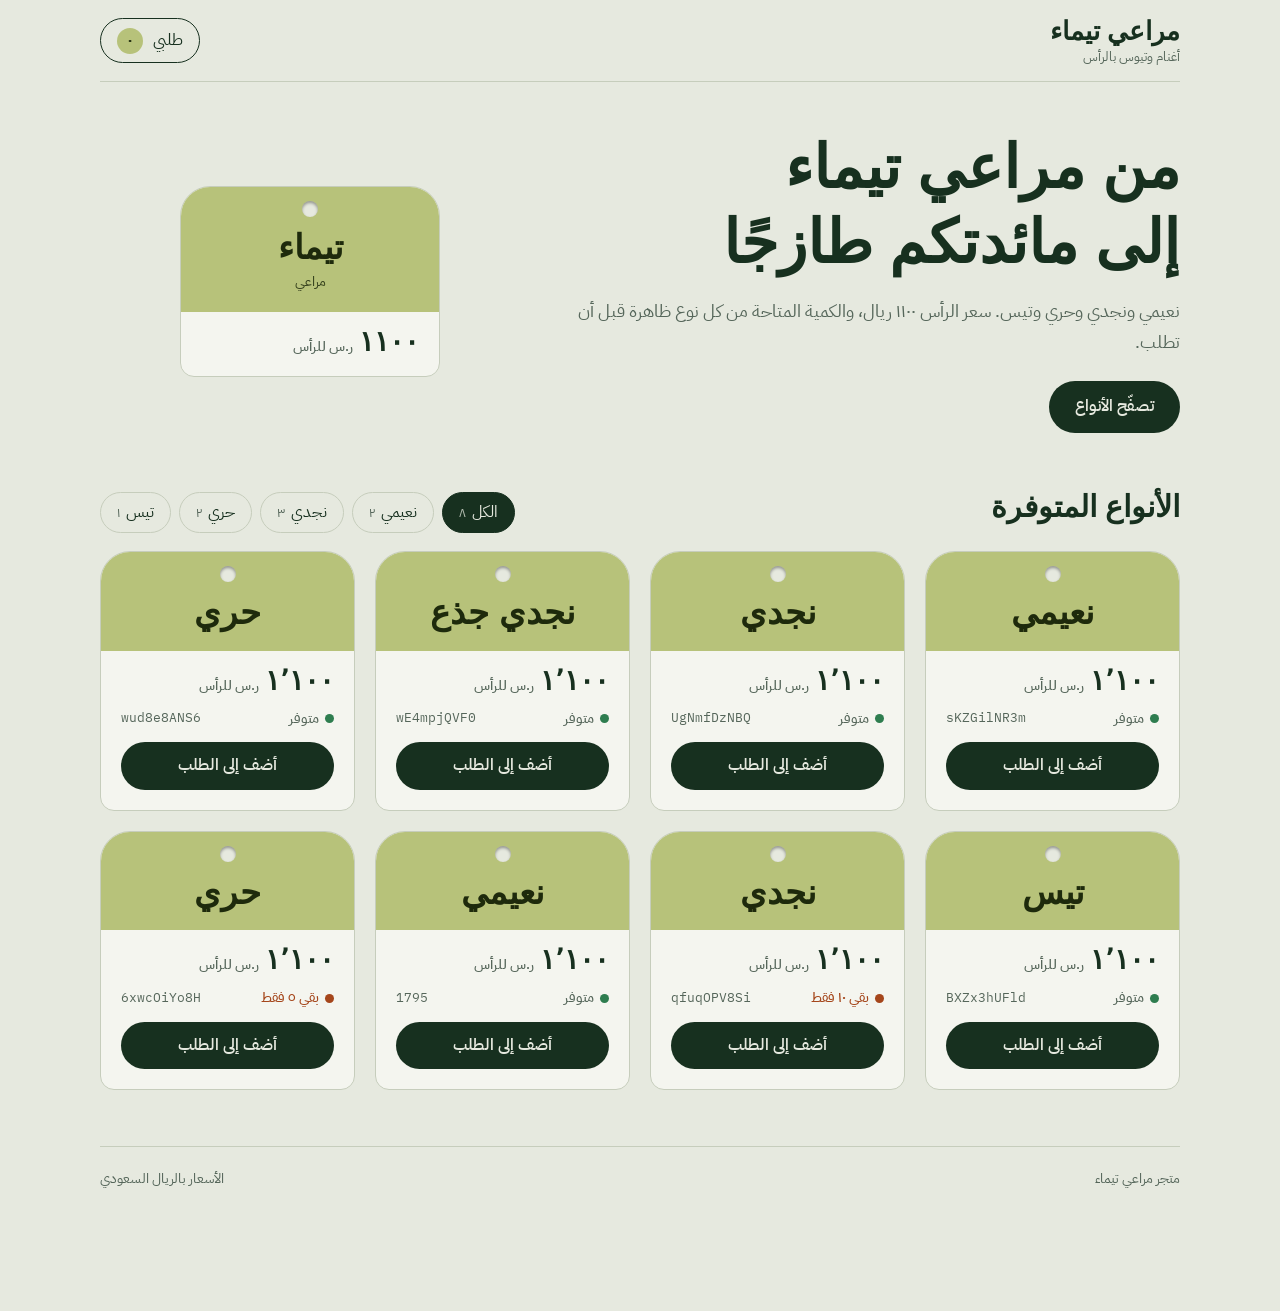
<file: index.html>
<!doctype html><html><head><meta charset=utf8><meta name=viewport content="width=device-width,initial-scale=1,viewport-fit=cover"><style>:root{color-scheme:light;box-sizing:border-box;padding-top:env(safe-area-inset-top,0px);padding-bottom:env(safe-area-inset-bottom,0px)}html{scroll-padding-top:env(safe-area-inset-top,0px)}body{margin:0;padding:0;font:14px -apple-system,BlinkMacSystemFont,sans-serif;background:#fff;color:#000}img{max-width:100%}[hidden]:not([hidden=until-found i]){display:none!important}</style></head><body>
<title>مراعي تيماء</title>
<meta name="claude:viewport-fit-sides" content="cover">
<link rel="stylesheet" href="https://fonts.googleapis.com/css2?family=IBM+Plex+Sans+Arabic:wght@400;500;600&family=IBM+Plex+Mono:wght@500&display=swap">
<style>
/* Layout concept: متجر مواشٍ تُعرض فيه كل رأس على "بطاقة أذن" صفراء مثقوبة، كما تُعلَّق على الماشية فعلًا. الصفحة هادئة والبطاقات هي اللحظة المميزة. */
:root {
  --bg: #E6E9DF;
  --surface: #F4F5EF;
  --ink: #17301F;
  --muted: #55665A;
  --line: #C6CDBC;
  --tag: #B7C27A;
  --tag-ink: #1E2A0C;
  --ok: #2E7D4F;
  --warn: #A5461B;
  --font-display: "Segoe UI", Tahoma, "Noto Sans Arabic", Arial, sans-serif;
  --font-body: "IBM Plex Sans Arabic", "Segoe UI", Tahoma, sans-serif;
  --font-util: "IBM Plex Mono", ui-monospace, Menlo, monospace;
}
@media (prefers-color-scheme: dark) {
  :root:not([data-theme="light"]) {
    --bg: #0F1B14; --surface: #172A1E; --ink: #E7ECE2; --muted: #9BAA9E;
    --line: #2B4033; --ok: #6CC48B; --warn: #E58B5E; color-scheme: dark;
  }
}
:root[data-theme="dark"] {
  --bg: #0F1B14; --surface: #172A1E; --ink: #E7ECE2; --muted: #9BAA9E;
  --line: #2B4033; --ok: #6CC48B; --warn: #E58B5E; color-scheme: dark;
}
body {
  background: var(--bg); color: var(--ink); font-family: var(--font-body);
  font-size: 16px; line-height: 1.7;
  padding-block: 0;
  padding-left: max(16px, env(safe-area-inset-left, 0px));
  padding-right: max(16px, env(safe-area-inset-right, 0px));
}
* { box-sizing: border-box; }
.app { max-width: 1080px; margin: 0 auto; padding-bottom: 120px; }
button { font: inherit; color: inherit; cursor: pointer; }
:focus-visible { outline: 3px solid var(--ink); outline-offset: 3px; border-radius: 6px; }

/* header */
.top { display: flex; align-items: center; justify-content: space-between; gap: 12px; padding-block: 18px; border-bottom: 1px solid var(--line); }
.brand { font-family: var(--font-display); font-weight: 700; font-size: 26px; letter-spacing: 0; line-height: 1; }
.brand small { display: block; font-family: var(--font-body); font-weight: 400; font-size: 13px; color: var(--muted); margin-top: 6px; }
.cartbtn { border: 1.5px solid var(--ink); background: transparent; border-radius: 999px; padding: 8px 16px; display: inline-flex; gap: 10px; align-items: center; min-height: 44px; }
.cartbtn b { background: var(--tag); color: var(--tag-ink); border-radius: 999px; min-width: 26px; height: 26px; display: inline-grid; place-items: center; font-size: 14px; padding-inline: 6px; }

/* hero */
.hero { display: grid; grid-template-columns: 1.2fr 0.8fr; gap: 32px; align-items: center; padding-block: 48px 40px; }
.hero > * { min-width: 0; }
.hero h1 { font-family: var(--font-display); font-weight: 700; font-size: clamp(34px, 6vw, 60px); line-height: 1.25; margin: 0 0 16px; text-wrap: balance; }
.hero p { font-size: 18px; color: var(--muted); max-width: 34em; margin: 0 0 24px; }
.cta { display: inline-block; background: var(--ink); color: var(--bg); text-decoration: none; padding: 12px 26px; border-radius: 999px; font-weight: 600; min-height: 48px; }
.hang { display: flex; justify-content: center; }
.hero-tag { transform-origin: 50% 0; width: min(260px, 100%); animation: sway 3.2s ease-out 1 both; }
@keyframes sway { 0% { transform: rotate(9deg); } 30% { transform: rotate(-6deg); } 55% { transform: rotate(3deg); } 80% { transform: rotate(-1deg); } 100% { transform: rotate(0); } }

/* tag (shared look) */
.tag { background: var(--surface); border-radius: 30px 30px 14px 14px; overflow: hidden; border: 1px solid var(--line); display: flex; flex-direction: column; }
.tag-head { background: var(--tag); color: var(--tag-ink); padding: 40px 20px 18px; position: relative; text-align: center; }
.tag-head::before { content: ""; position: absolute; top: 14px; left: 50%; width: 16px; height: 16px; margin-left: -8px; border-radius: 50%; background: var(--bg); box-shadow: inset 0 2px 3px rgba(0,0,0,.35); }
.tag-head h3, .tag-head .big { font-family: var(--font-display); font-weight: 700; font-size: 34px; line-height: 1.2; margin: 0; }
.tag-head .sub { font-size: 14px; margin-top: 2px; opacity: .85; }
.tag-body { padding: 16px 20px 20px; display: flex; flex-direction: column; gap: 12px; flex: 1; }
.price { font-family: var(--font-display); font-weight: 700; font-size: 28px; line-height: 1; display: flex; align-items: baseline; gap: 6px; }
.price span { font-family: var(--font-body); font-size: 14px; font-weight: 500; color: var(--muted); }
.meta { display: flex; justify-content: space-between; align-items: center; gap: 8px; font-size: 14px; color: var(--muted); }
.sku { font-family: var(--font-util); font-size: 13px; direction: ltr; unicode-bidi: isolate; }
.stock { display: inline-flex; align-items: center; gap: 6px; font-weight: 500; }
.stock::before { content: ""; width: 9px; height: 9px; border-radius: 50%; background: var(--ok); }
.stock.low { color: var(--warn); }
.stock.low::before { background: var(--warn); }

/* breeds */
.sec-h { display: flex; flex-wrap: wrap; align-items: baseline; justify-content: space-between; gap: 12px; margin: 8px 0 18px; }
.sec-h h2 { font-family: var(--font-display); font-size: 30px; margin: 0; }
.chips { display: flex; flex-wrap: wrap; gap: 8px; }
.chip { border: 1.5px solid var(--line); background: transparent; border-radius: 999px; padding: 6px 16px; min-height: 40px; }
.chip[aria-pressed="true"] { background: var(--ink); color: var(--bg); border-color: var(--ink); }
.chip i { font-style: normal; color: var(--muted); margin-inline-start: 6px; font-size: 13px; }
.chip[aria-pressed="true"] i { color: inherit; opacity: .75; }

.grid { display: grid; grid-template-columns: repeat(auto-fill, minmax(220px, 1fr)); gap: 20px; }
.grid > * { min-width: 0; }

/* buttons */
.add { background: var(--ink); color: var(--bg); border: 0; border-radius: 999px; padding: 10px 18px; font-weight: 600; min-height: 46px; width: 100%; }
.step { display: flex; align-items: center; justify-content: space-between; border: 1.5px solid var(--ink); border-radius: 999px; min-height: 46px; padding: 2px; }
.step button { width: 40px; height: 40px; border-radius: 50%; border: 0; background: transparent; font-size: 22px; line-height: 1; }
.step button:disabled { opacity: .35; cursor: default; }
.step output { font-weight: 600; min-width: 2ch; text-align: center; }

.foot { margin-top: 56px; padding-top: 20px; border-top: 1px solid var(--line); color: var(--muted); font-size: 14px; display: flex; flex-wrap: wrap; justify-content: space-between; gap: 8px; }

/* order bar + sheet */
.bar { position: fixed; inset: auto 0 0 0; padding: 12px max(16px, env(safe-area-inset-left, 0px)) calc(12px + env(safe-area-inset-bottom, 0px)) max(16px, env(safe-area-inset-right, 0px)); background: var(--ink); color: var(--bg); display: flex; align-items: center; justify-content: space-between; gap: 12px; z-index: 20; }
.bar button { background: var(--tag); color: var(--tag-ink); border: 0; border-radius: 999px; padding: 10px 22px; font-weight: 600; min-height: 46px; }
.bar .sum { font-weight: 500; }
.bar .sum b { font-family: var(--font-display); font-size: 22px; margin-inline-start: 6px; }
.sheet { position: fixed; inset: 0; z-index: 30; background: rgba(8, 16, 11, .55); display: flex; align-items: flex-end; justify-content: center; }
.sheet-in { background: var(--surface); width: min(560px, 100%); max-height: 86%; overflow-y: auto; border-radius: 28px 28px 0 0; padding: 22px max(20px, env(safe-area-inset-left, 0px)) calc(22px + env(safe-area-inset-bottom, 0px)); }
.sheet-in h2 { font-family: var(--font-display); font-size: 26px; margin: 0 0 12px; }
.line { display: grid; grid-template-columns: 1fr auto; gap: 6px 12px; padding-block: 14px; border-bottom: 1px solid var(--line); align-items: center; }
.line .nm { font-weight: 600; }
.line .lt { font-family: var(--font-display); font-weight: 700; text-align: end; }
.line .step { width: 130px; }
.total { display: flex; justify-content: space-between; padding-block: 16px; font-weight: 600; font-size: 18px; }
.empty { color: var(--muted); padding-block: 20px; }
.note { margin-top: 12px; font-size: 14px; color: var(--muted); min-height: 1.5em; }
.row2 { display: flex; gap: 10px; }
.row2 .add { flex: 1; }
.ghost { background: transparent; color: var(--ink); border: 1.5px solid var(--ink); border-radius: 999px; padding: 10px 18px; min-height: 46px; }

@media (max-width: 720px) {
  .hero { grid-template-columns: 1fr; padding-block: 32px 28px; gap: 28px; }
  .hang { order: -1; }
  .hero-tag { width: 200px; }
  .hero-tag .big { font-size: 28px; }
}
@media (prefers-reduced-motion: reduce) { .hero-tag { animation: none; } }
</style>

<div class="app" dir="rtl" lang="ar">
  <header class="top">
    <div class="brand">مراعي تيماء<small>أغنام وتيوس بالرأس</small></div>
    <button class="cartbtn" id="openCart" type="button">طلبي <b id="cartCount">٠</b></button>
  </header>

  <section class="hero">
    <div>
      <h1>من مراعي تيماء إلى مائدتكم طازجًا</h1>
      <p>نعيمي ونجدي وحري وتيس. سعر الرأس ١١٠٠ ريال، والكمية المتاحة من كل نوع ظاهرة قبل أن تطلب.</p>
      <a class="cta" href="#types">تصفّح الأنواع</a>
    </div>
    <div class="hang" aria-hidden="true">
      <div class="tag hero-tag">
        <div class="tag-head"><div class="big">تيماء</div><div class="sub">مراعي</div></div>
        <div class="tag-body"><div class="price">١١٠٠ <span>ر.س للرأس</span></div></div>
      </div>
    </div>
  </section>

  <section id="types">
    <div class="sec-h">
      <h2>الأنواع المتوفرة</h2>
      <div class="chips" id="chips" role="group" aria-label="تصفية حسب النوع"></div>
    </div>
    <div class="grid" id="grid"></div>
  </section>

  <footer class="foot"><span>متجر مراعي تيماء</span><span>الأسعار بالريال السعودي</span></footer>
</div>

<div class="bar" id="bar" dir="rtl" hidden>
  <div class="sum"><span id="barCount"></span><b id="barTotal"></b></div>
  <button type="button" id="barOpen">مراجعة الطلب</button>
</div>

<div class="sheet" id="sheet" dir="rtl" lang="ar" hidden>
  <div class="sheet-in" role="dialog" aria-modal="true" aria-labelledby="sheetTitle">
    <h2 id="sheetTitle">طلبي</h2>
    <div id="lines"></div>
    <div class="total"><span>الإجمالي</span><span id="sheetTotal"></span></div>
    <div class="row2">
      <button class="add" type="button" id="pay">متابعة إلى الدفع</button>
      <button class="ghost" type="button" id="closeSheet">إغلاق</button>
    </div>
    <div class="note" id="note" aria-live="polite"></div>
  </div>
</div>

<script>
var PRODUCTS = [
  {name:"نعيمي", sku:"sKZGilNR3m", price:1100, qty:999},
  {name:"نجدي", sku:"UgNmfDzNBQ", price:1100, qty:999},
  {name:"نجدي جذع", sku:"wE4mpjQVF0", price:1100, qty:999},
  {name:"حري", sku:"wud8e8ANS6", price:1100, qty:100},
  {name:"تيس", sku:"BXZx3hUFld", price:1100, qty:100},
  {name:"نجدي", sku:"qfuqOPV8Si", price:1100, qty:10},
  {name:"نعيمي", sku:"1795", price:1100, qty:22},
  {name:"حري", sku:"6xwcOiYo8H", price:1100, qty:5}
];
var nf = new Intl.NumberFormat("ar-EG");
function n(x){ return nf.format(x); }
function money(x){ return n(x) + " ر.س"; }
var cart = {}, filter = "الكل";
var $ = function(id){ return document.getElementById(id); };

function breeds(){
  var map = {}; PRODUCTS.forEach(function(p){ var k = p.name.split(" ")[0]; map[k] = (map[k]||0) + 1; });
  return map;
}
function renderChips(){
  var map = breeds(), html = '<button class="chip" type="button" aria-pressed="' + (filter==="الكل") + '" data-f="الكل">الكل<i>' + n(PRODUCTS.length) + '</i></button>';
  Object.keys(map).forEach(function(k){ html += '<button class="chip" type="button" aria-pressed="' + (filter===k) + '" data-f="' + k + '">' + k + '<i>' + n(map[k]) + '</i></button>'; });
  $("chips").innerHTML = html;
}
function stockHtml(p){
  if (p.qty <= 10) return '<span class="stock low">بقي ' + n(p.qty) + ' فقط</span>';
  return '<span class="stock">متوفر</span>';
}
function actionHtml(p){
  var q = cart[p.sku] || 0;
  if (!q) return '<button class="add" type="button" data-add="' + p.sku + '">أضف إلى الطلب</button>';
  return '<div class="step"><button type="button" data-dec="' + p.sku + '" aria-label="إنقاص">−</button><output>' + n(q) + '</output><button type="button" data-inc="' + p.sku + '" aria-label="زيادة"' + (q >= p.qty ? " disabled" : "") + '>+</button></div>';
}
function renderGrid(){
  var list = PRODUCTS.filter(function(p){ return filter==="الكل" || p.name.split(" ")[0]===filter; });
  $("grid").innerHTML = list.map(function(p){
    return '<article class="tag"><div class="tag-head"><h3>' + p.name + '</h3></div><div class="tag-body">' +
      '<div class="price">' + n(p.price) + ' <span>ر.س للرأس</span></div>' +
      '<div class="meta">' + stockHtml(p) + '<span class="sku">' + p.sku + '</span></div>' +
      actionHtml(p) + '</div></article>';
  }).join("");
}
function totals(){
  var c = 0, t = 0;
  PRODUCTS.forEach(function(p){ var q = cart[p.sku]||0; c += q; t += q*p.price; });
  return {c:c, t:t};
}
function renderCart(){
  var s = totals();
  $("cartCount").textContent = n(s.c);
  $("bar").hidden = s.c === 0;
  $("barCount").textContent = n(s.c) + (s.c === 1 ? " رأس" : " رؤوس") + " ·";
  $("barTotal").textContent = money(s.t);
  $("sheetTotal").textContent = money(s.t);
  var html = "";
  PRODUCTS.forEach(function(p){
    var q = cart[p.sku]||0; if (!q) return;
    html += '<div class="line"><div><div class="nm">' + p.name + '</div><div class="sku">' + p.sku + '</div></div><div class="lt">' + money(q*p.price) + '</div>' +
      '<div class="step"><button type="button" data-dec="' + p.sku + '" aria-label="إنقاص">−</button><output>' + n(q) + '</output><button type="button" data-inc="' + p.sku + '" aria-label="زيادة"' + (q >= p.qty ? " disabled" : "") + '>+</button></div></div>';
  });
  $("lines").innerHTML = html || '<div class="empty">لم تضف أي رأس بعد. اختر نوعًا من القائمة وأضفه إلى الطلب.</div>';
  $("pay").disabled = s.c === 0;
  $("pay").style.opacity = s.c === 0 ? ".4" : "1";
}
function refresh(){ renderGrid(); renderCart(); }
function change(sku, d){
  var p = PRODUCTS.filter(function(x){ return x.sku===sku; })[0]; if (!p) return;
  var q = Math.max(0, Math.min(p.qty, (cart[sku]||0) + d));
  if (q) cart[sku] = q; else delete cart[sku];
  refresh();
}
document.addEventListener("click", function(e){
  var t = e.target.closest("button"); if (!t) return;
  if (t.dataset.f){ filter = t.dataset.f; renderChips(); renderGrid(); }
  else if (t.dataset.add) change(t.dataset.add, 1);
  else if (t.dataset.inc) change(t.dataset.inc, 1);
  else if (t.dataset.dec) change(t.dataset.dec, -1);
});
function openSheet(){ $("note").textContent = ""; $("sheet").hidden = false; $("closeSheet").focus(); }
function closeSheet(){ $("sheet").hidden = true; }
$("openCart").onclick = openSheet; $("barOpen").onclick = openSheet; $("closeSheet").onclick = closeSheet;
$("sheet").addEventListener("click", function(e){ if (e.target === $("sheet")) closeSheet(); });
document.addEventListener("keydown", function(e){ if (e.key === "Escape") closeSheet(); });
$("pay").onclick = function(){ if (totals().c) $("note").textContent = "الدفع غير مربوط في هذا التصميم. يُربط من إعدادات المتجر."; };
renderChips(); refresh();
</script>

</body></html>
</file>
